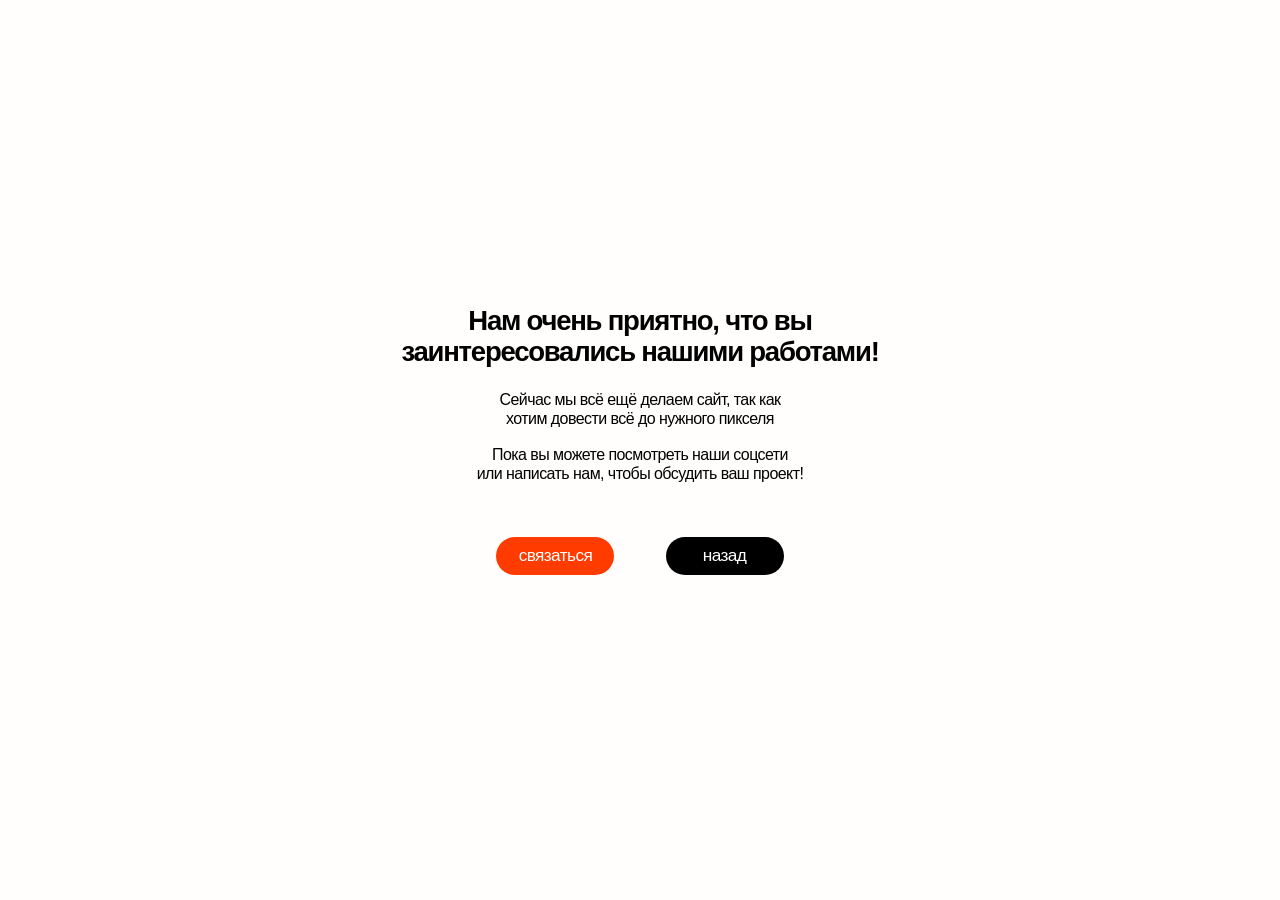
<file: soon.html>
<!doctype html>
<html lang="ru">
<head>
  <meta charset="utf-8">
  <meta name="viewport" content="width=device-width, initial-scale=1">
  <title>Скоро будет — SEP</title>
  <link rel="stylesheet" href="./css/style.css">
  <link rel="stylesheet" href="./css/soon.css">
</head>
<body class="soon-page">
  <main class="soon-main">
    <div class="soon-content">
      <h1>Нам очень приятно, что вы<br class="soon-desktop-break"> заинтересовались нашими работами!</h1>
      <p>Сейчас мы всё ещё делаем сайт, так как<br class="soon-desktop-break"> хотим довести всё до нужного пикселя</p>
      <p>Пока вы можете посмотреть наши соцсети<br class="soon-desktop-break"> или написать нам, чтобы обсудить ваш проект!</p>
      <div class="soon-actions">
        <a class="soon-button soon-button--primary" href="https://t.me/dashha_sep" target="_blank" rel="noopener noreferrer">связаться</a>
        <a class="soon-button soon-button--secondary" href="./index.html">назад</a>
      </div>
    </div>
  </main>
  <div class="custom-cursor" id="customCursor" aria-hidden="true"></div>
  <script src="./js/cursor-pages.js"></script>
</body>
</html>
</file>
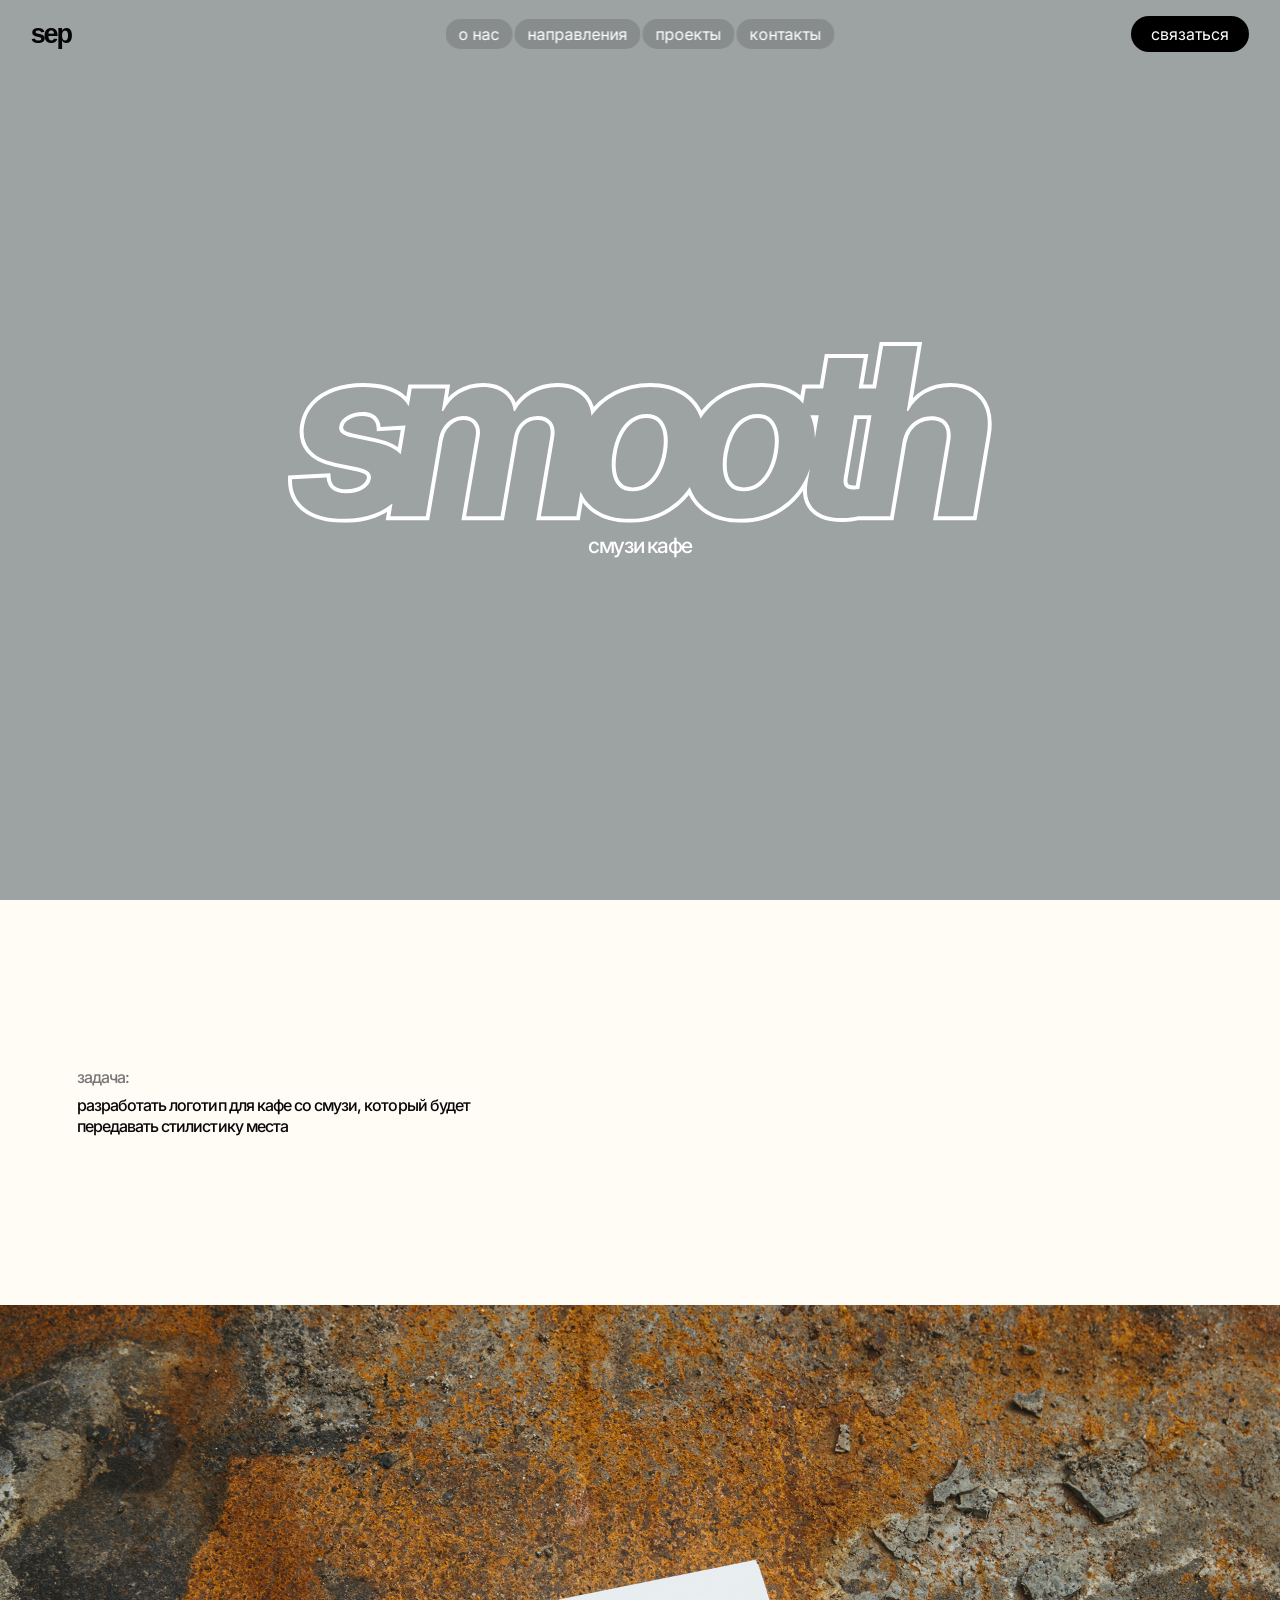
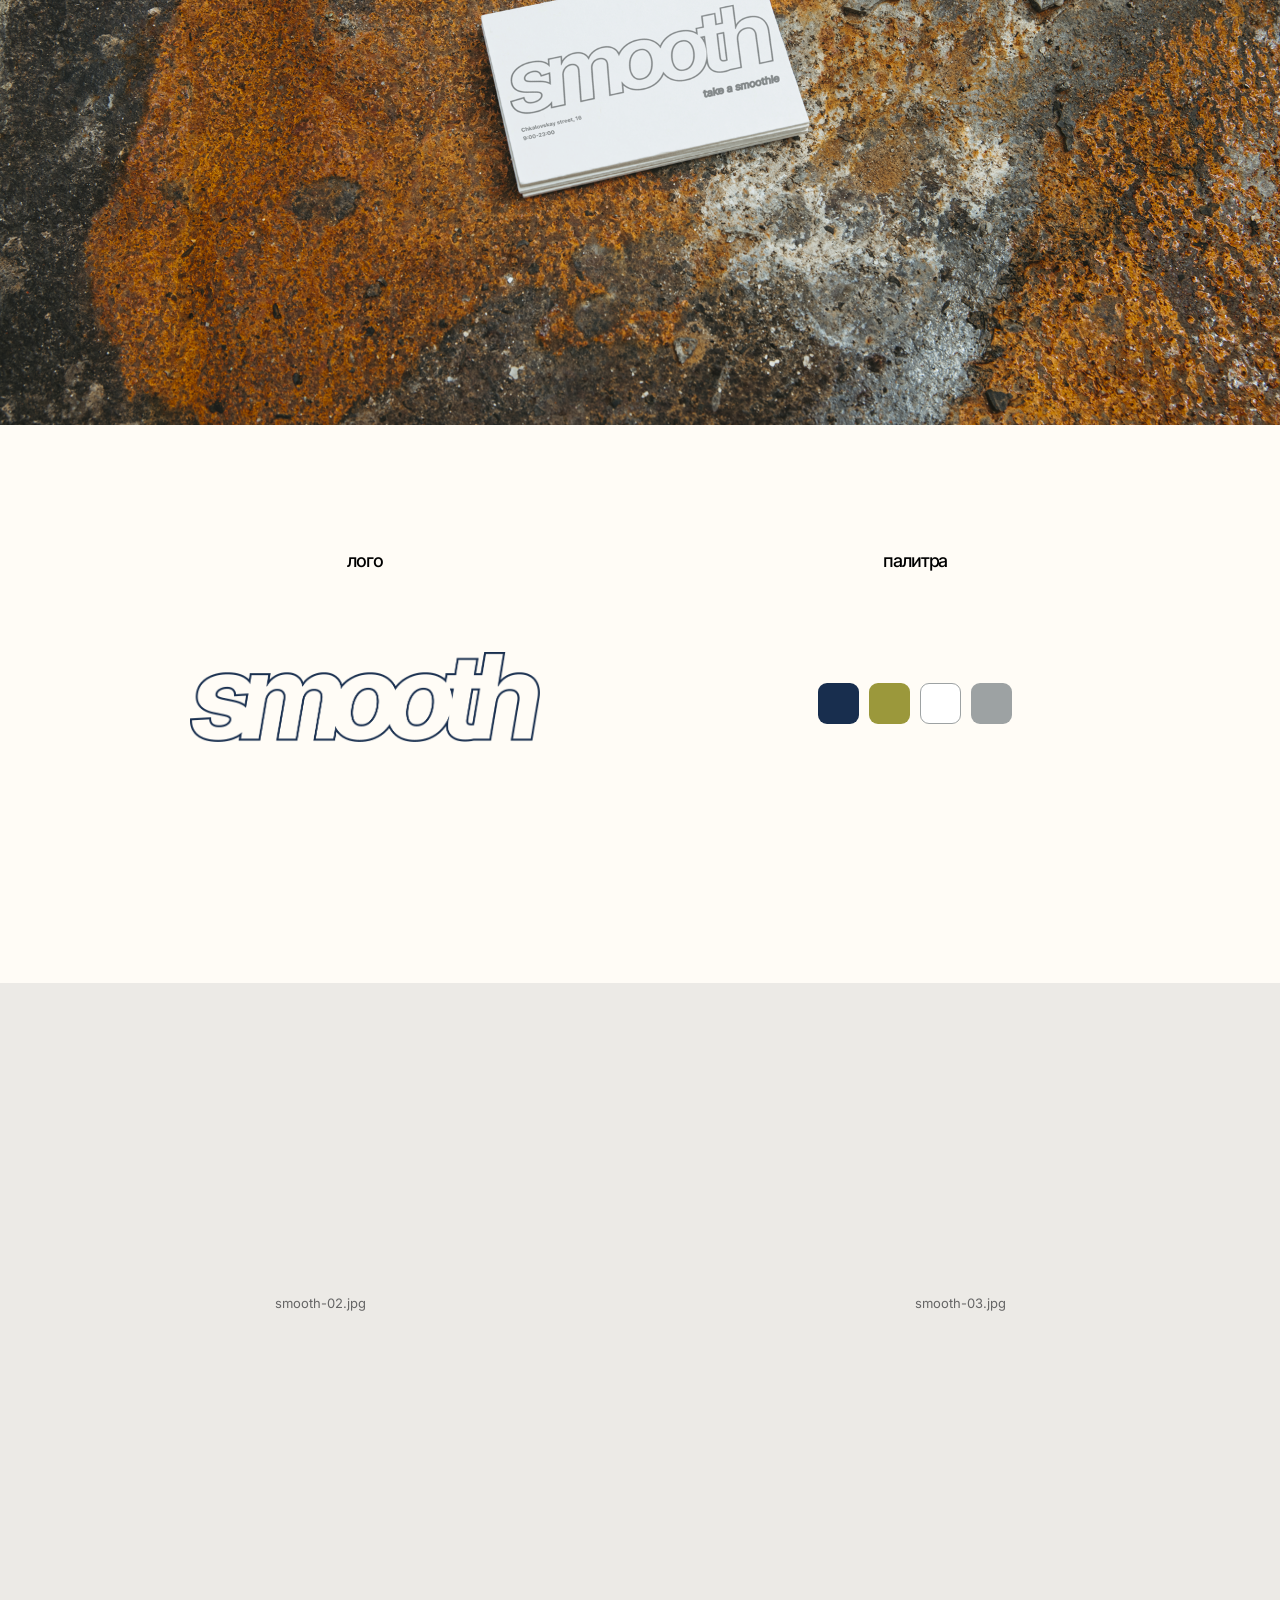
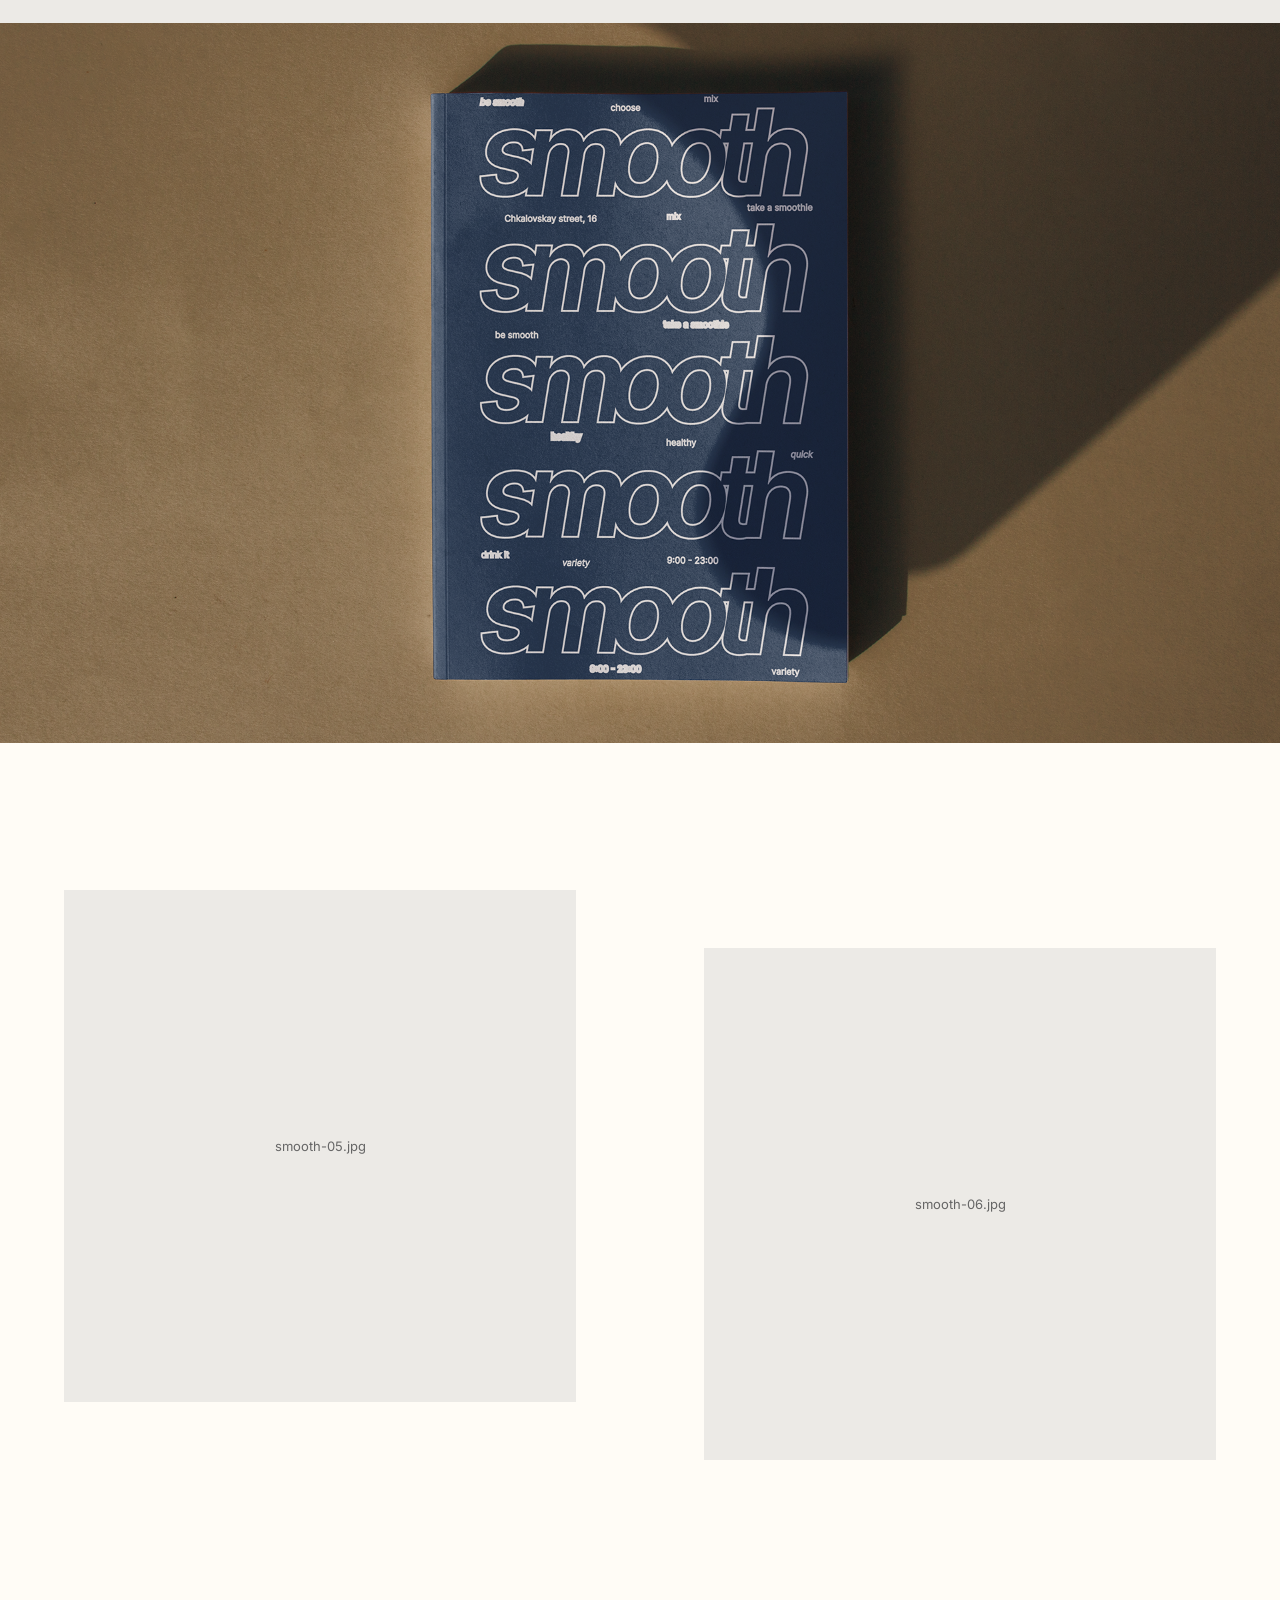
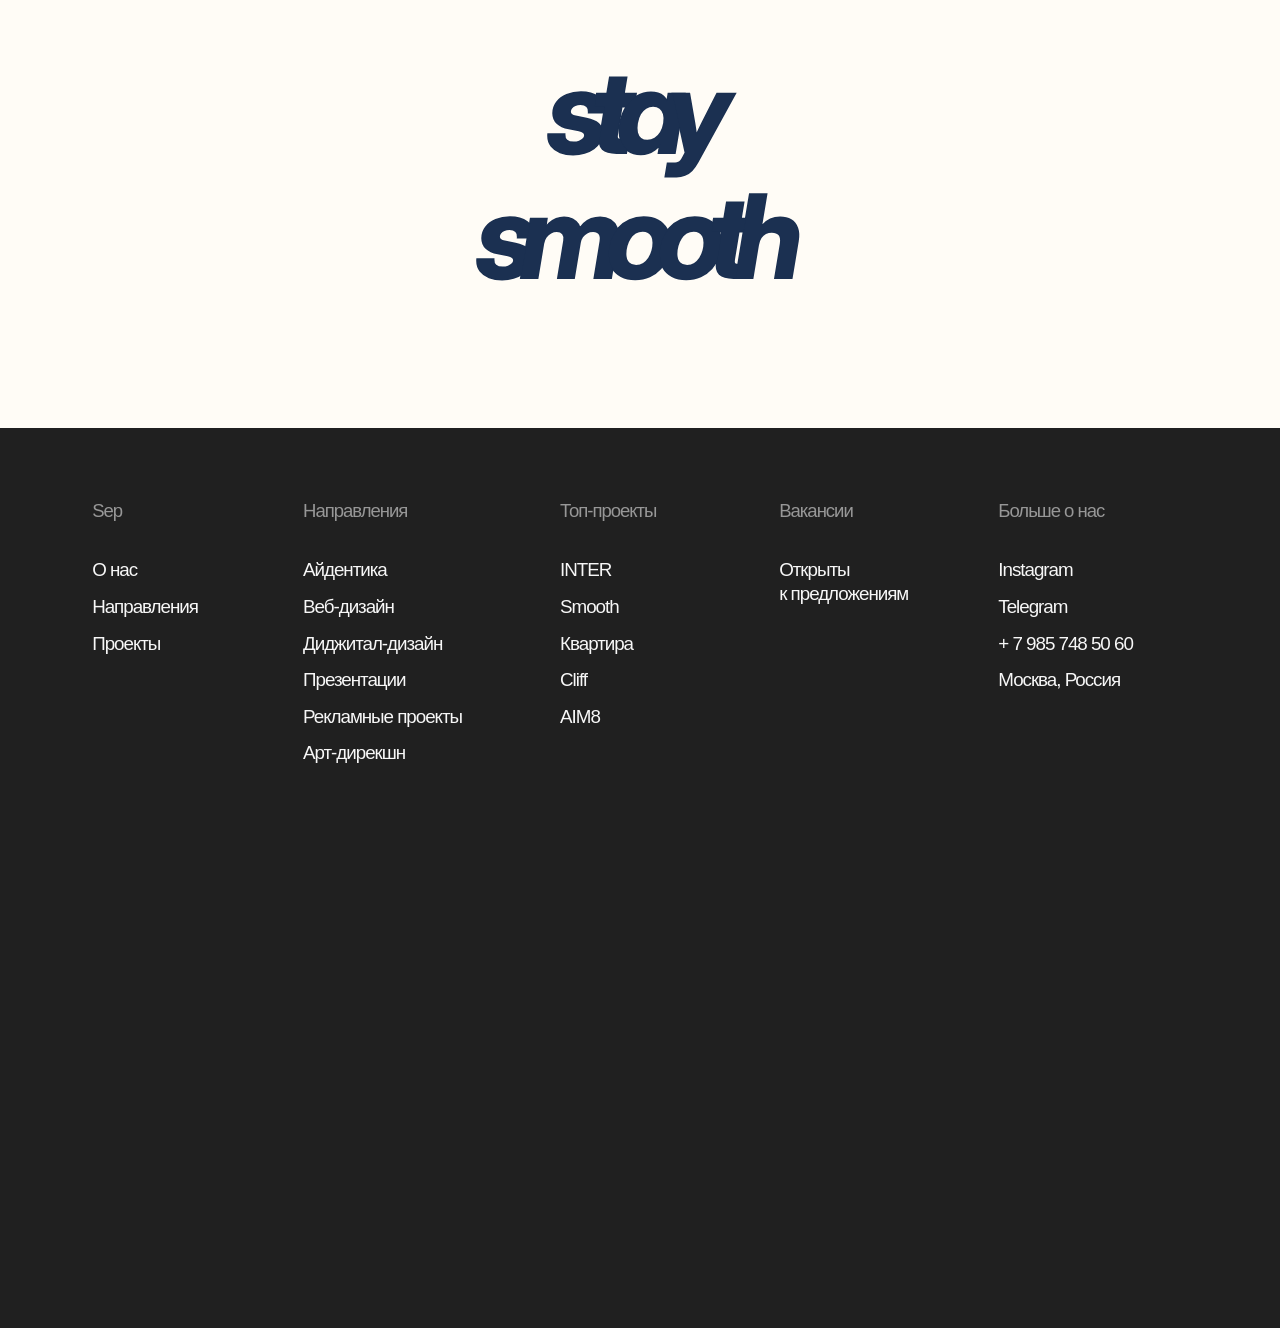
<file: projects/project-02.html>
<!doctype html>
<html lang="ru">
  <head>
    <meta charset="utf-8" />
    <meta name="viewport" content="width=device-width, initial-scale=1" />
    <title>SMOOTH — проект SEP</title>
    <link rel="stylesheet" href="../css/style.css" />
    <link rel="stylesheet" href="../css/smooth.css" />
  </head>
  <body class="smooth-page">
    <header class="header">
      <a class="logo" href="../index.html#home">sep</a>
      <nav class="nav" aria-label="Основное меню">
        <a href="../index.html#about">о нас</a>
        <a href="../index.html#services">направления</a>
        <a href="../index.html#projects">проекты</a>
        <a href="../index.html#footer">контакты</a>
      </nav>
      <a target="_blank" rel="noopener noreferrer" class="button" href="https://t.me/dashha_sep">связаться</a>
    </header>
    <main>
      <!-- Экран 1: цвета меняются резко, без переходов -->
      <section
        class="smooth-hero"
        id="smoothHero"
        data-theme="olive"
        aria-label="SMOOTH — смузи кафе"
      >
        <h1 class="smooth-hero-logo">
          <img
            class="smooth-logo smooth-logo--navy"
            src="../images/smooth/smooth.svg"
            alt="smooth"
          />
          <img
            class="smooth-logo smooth-logo--white"
            src="../images/smooth/smooth-1.svg"
            alt=""
            aria-hidden="true"
          />
        </h1>
        <p class="smooth-subtitle">смузи кафе</p>
      </section>

      <!-- Экран 2: задача -->
      <section class="smooth-task">
        <div class="smooth-task-copy">
          <span class="smooth-task-label">задача:</span>
          <p>
            разработать логотип для кафе со смузи, который будет передавать
            стилистику места
          </p>
        </div>
      </section>

      <!-- Экран 3: большое фото на всю ширину -->
      <figure class="smooth-photo smooth-photo--wide">
        <img
          src="../images/smooth/smooth-01.png"
          alt="Проект SMOOTH — фирменный стиль"
          loading="lazy"
        />
      </figure>

      <!-- Экран 4: лого и палитра -->
      <section class="smooth-identity" aria-label="Логотип и цветовая палитра">
        <div class="smooth-identity-column">
          <h2>лого</h2>
          <img
            class="smooth-identity-logo"
            src="../images/smooth/smooth-logo-navy.png"
            alt="Логотип SMOOTH"
          />
        </div>
        <div class="smooth-identity-column">
          <h2>палитра</h2>
          <div
            class="smooth-swatches"
            aria-label="Цвета: #182E4E, #9B983B, #FFFFFF, #9DA2A3"
          >
            <span
              class="smooth-swatch"
              style="background: #182e4e"
              title="#182E4E"
            ></span>
            <span
              class="smooth-swatch"
              style="background: #9b983b"
              title="#9B983B"
            ></span>
            <span
              class="smooth-swatch smooth-swatch--white"
              style="background: #ffffff"
              title="#FFFFFF"
            ></span>
            <span
              class="smooth-swatch"
              style="background: #9da2a3"
              title="#9DA2A3"
            ></span>
          </div>
        </div>
      </section>

      <!-- Далее фотографии, как прежде -->
      <section class="smooth-photo smooth-photo--split">
        <div class="smooth-placeholder" data-image="smooth-02.png">
          smooth-02.jpg
        </div>
        <div class="smooth-placeholder" data-image="smooth-03.png">
          smooth-03.jpg
        </div>
      </section>
      <figure class="smooth-photo smooth-photo--poster">
        <img
          src="../images/smooth/smooth-04.png"
          alt="Фирменные материалы SMOOTH"
          loading="lazy"
        />
      </figure>
      <section class="smooth-photo smooth-photo--drinks">
        <div class="smooth-placeholder" data-image="smooth-05.png">
          smooth-05.jpg
        </div>
        <div class="smooth-placeholder" data-image="smooth-06.png">
          smooth-06.jpg
        </div>
      </section>
      <section class="smooth-finale">
        <span class="smooth-wordmark">stay</span>
        <span class="smooth-wordmark">smooth</span>
      </section>
    </main>
    <footer class="site-footer" id="footer">
      <div class="footer-grid">
        <div class="footer-column">
          <h2 class="footer-heading">Sep</h2>
          <a href="../index.html#about">О нас</a>
          <a href="../index.html#services">Направления</a>
          <a href="../index.html#projects">Проекты</a>
        </div>
        <div class="footer-column">
          <h2 class="footer-heading">Направления</h2>
          <a href="../soon.html">Айдентика</a>
          <a href="../soon.html">Веб-дизайн</a>
          <a href="../soon.html">Диджитал-дизайн</a>
          <a href="../soon.html">Презентации</a>
          <a href="../soon.html">Рекламные проекты</a>
          <a href="../soon.html">Арт-дирекшн</a>
        </div>
        <div class="footer-column">
          <h2 class="footer-heading">Топ-проекты</h2>
          <a href="../soon.html">INTER</a>
          <a href="./project-02.html">Smooth</a>
          <a href="../soon.html">Квартира</a>
          <a href="../soon.html">Cliff</a>
          <a href="../soon.html">AIM8</a>
        </div>
        <div class="footer-column">
          <h2 class="footer-heading">Вакансии</h2>
          <span class="footer-static">Открыты<br />к предложениям</span>
        </div>
        <div class="footer-column">
          <h2 class="footer-heading">Больше о нас</h2>
          <a href="https://www.instagram.com/sep_agency?dmpr=OXowZW5kY2o0Mmd1&amp;utm_source=qr" target="_blank" rel="noopener noreferrer">Instagram</a>
          <a
            href="https://t.me/sep_agency"
            target="_blank"
            rel="noopener noreferrer"
            >Telegram</a
          >
          <span class="footer-static">+ 7 985 748 50 60</span>
          <span class="footer-static">Москва, Россия</span>
        </div>
      </div>
    </footer>
    <script>
      (function () {
        const hero = document.getElementById("smoothHero");
        const themes = ["olive", "navy", "grey", "white"];
        let i = 0;
        if (!window.matchMedia("(prefers-reduced-motion: reduce)").matches) {
          setInterval(() => {
            i = (i + 1) % themes.length;
            hero.dataset.theme = themes[i];
          }, 900);
        }
        document.querySelectorAll("[data-image]").forEach((el) => {
          const img = new Image();
          img.src = "../images/smooth/" + el.dataset.image;
          img.alt = "Фотография проекта SMOOTH";
          img.loading = "lazy";
          img.onload = () => {
            el.replaceWith(img);
          };
        });
      })();
    </script>

    <!-- Фирменный курсор SEP: оранжевый, фиолетовый над кнопками -->
    <div class="smooth-cursor" id="smoothCursor" aria-hidden="true"></div>
    <script>
      (() => {
        const cursor = document.getElementById("smoothCursor");
        if (!cursor || !window.matchMedia("(pointer: fine)").matches) return;

        const isPurpleTarget = (target) => {
          const interactive = target.closest("a, button, [role='button']");
          if (!interactive) return false;
          if (interactive.matches(".button, .nav-contact, .contact-button, .cta-button, .orange-button, [data-cursor-purple]")) return true;
          const bg = getComputedStyle(interactive).backgroundColor;
          const values = bg.match(/[\d.]+/g)?.map(Number);
          // Для прочих кнопок: фиолетовый, когда фон явно оранжевый.
          return !!values && values.length >= 3 && values[0] > 190 && values[1] < 170 && values[2] < 120;
        };

        document.addEventListener("pointermove", (event) => {
          if (event.pointerType !== "mouse" && event.pointerType !== "pen") return;
          cursor.style.left = `${event.clientX}px`;
          cursor.style.top = `${event.clientY}px`;
          cursor.classList.add("is-visible");
          cursor.classList.toggle("is-purple", isPurpleTarget(event.target));
        }, { passive: true });

        document.addEventListener("pointerout", (event) => {
          if (!event.relatedTarget) cursor.classList.remove("is-visible");
        });
        window.addEventListener("blur", () => cursor.classList.remove("is-visible"));
      })();
    </script>
  </body>
</html>
</file>
<file: css/style.css>
@font-face {
  font-family: "Exposure";
  src: url("../fonts/exposurectwo.ttf") format("truetype");
  font-display: swap;
}
:root {
  --bg: #fffefc;
  --orange: #ff3b00;
  --black: #000;
  --gray: #777;
}
* {
  box-sizing: border-box;
}
html {
  scroll-behavior: smooth;
}
body {
  margin: 0;
  background: var(--bg);
  font-family: Arial, sans-serif;
}
.hero {
  position: relative;
  height: 100svh;
  min-height: 540px;
  overflow: hidden;
  background: var(--bg);
}
#gallery {
  position: absolute;
  inset: 0;
  z-index: 1;
}
#gallery canvas {
  display: block;
}
.header {
  position: absolute;
  top: 16px;
  left: 2.4%;
  right: 2.4%;
  z-index: 5;
  display: flex;
  justify-content: space-between;
  align-items: center;
}
.logo {
  font-family: "Exposure", Arial, sans-serif;
  color: var(--black);
  text-decoration: none;
  font-size: 27px;
  font-weight: 900;
  letter-spacing: -0.08em;
}
.nav {
  display: flex;
  gap: 2px;
  position: absolute;
  left: 50%;
  transform: translateX(-50%);
  white-space: nowrap;
}
.nav a {
  background: var(--gray);
  color: #fff;
  border-radius: 24px;
  padding: 7px 13px;
  text-decoration: none;
  font-size: 16px;
  line-height: 1;
}
.nav a:hover {
  background: #333;
}
.button {
  display: inline-flex;
  justify-content: center;
  align-items: center;
  background: var(--black);
  color: #fff;
  border-radius: 30px;
  padding: 10px 20px;
  text-decoration: none;
  font-size: 16px;
  line-height: 1;
  white-space: nowrap;
}
.button:hover {
  background: var(--orange);
}
.hero-word {
  position: absolute;
  z-index: 2;
  top: 52%;
  transform: translateY(-50%);
  margin: 0;
  color: var(--orange);
  font-family: "Exposure", Arial, sans-serif;
  font-weight: 900;
  font-size: clamp(48px, 5.7vw, 100px);
  line-height: 1;
  letter-spacing: -0.045em;
  pointer-events: none;
}
.hero-word--left {
  left: 2.4%;
}
.hero-word--right {
  right: 2.4%;
}
.hero-cta {
  position: absolute;
  z-index: 5;
  left: 50%;
  bottom: 16%;
  transform: translateX(-50%);
}
@media (max-width: 800px) {
  .nav {
    display: none;
  }
  .hero-word {
    font-size: clamp(38px, 9vw, 70px);
  }
  .hero-word--left {
    top: 27%;
    left: 5%;
  }
  .hero-word--right {
    top: 72%;
    right: 5%;
  }
  .hero-cta {
    bottom: 7%;
  }
}
/* Крупная кнопка по центру */
.hero-cta .button {
  font-size: 22px;
  padding: 17px 34px;
}
/* Эффекты кнопок */
.button,
.nav a {
  transition:
    transform 0.18s ease,
    background-color 0.2s ease;
}
.button:hover,
.nav a:hover {
  transform: scale(1.03);
}
.button:active,
.nav a:active {
  transform: scale(0.94);
}
/* Оранжевый курсор (только устройства с мышью) */
@media (pointer: fine) {
  body,
  body *,
  #gallery,
  #gallery canvas {
    cursor: none !important;
  }
  .custom-cursor {
    position: fixed;
    top: 0;
    left: 0;
    width: 18px;
    height: 18px;
    border-radius: 50%;
    background: var(--orange);
    pointer-events: none;
    z-index: 99999;
    transform: translate(-50%, -50%);
    opacity: 0;
    transition:
      width 0.18s,
      height 0.18s,
      opacity 0.18s;
  }
  .custom-cursor.hover {
    width: 30px;
    height: 30px;
  }
  .custom-cursor.click {
    width: 12px;
    height: 12px;
  }
}

/* ВТОРОЙ ЭКРАН — статичный, без анимации печати */
.about {
  position: relative;
  min-height: 89svh;
  background: var(--bg);
  overflow: hidden;
}
.about-heading {
  position: absolute;
  top: 8%;
  left: 50%;
  transform: translateX(-50%);
  margin: 0;
  font-family: "Exposure", Arial, sans-serif;
  font-weight: 900;
  font-size: clamp(36px, 4.1vw, 64px);
  line-height: 1.15;
  letter-spacing: -0.055em;
  white-space: nowrap;
}
.about-tag {
  position: absolute;
  display: inline-block;
  background: #ff987d;
  color: white;
  border-radius: 999px;
  padding: 4px 14px;
  font:
    500 clamp(12px, 1.25vw, 17px)/1 Arial,
    sans-serif;
  white-space: nowrap;
}
.about-tag--moscow {
  top: 21%;
  left: 11%;
}
.about-tag--year {
  top: 20%;
  right: 19%;
}
.about-tag--available {
  top: 49%;
  left: 20%;
}
.about-tag--world {
  top: 56%;
  right: 11%;
}
.about-copy {
  position: absolute;
  top: 27%;
  left: 50%;
  width: min(42vw, 520px);
  transform: translateX(-50%);
  text-align: center;
  font-family: Inter, Arial, sans-serif;
  font-weight: 600;
  letter-spacing: -0.04em;
}
.about-text {
  margin: 0 auto;
  font-size: clamp(19px, 2vw, 29px);
  line-height: 1.15;
}
.about-text--secondary {
  margin-top: 28px;
  color: #929292;
}
@media (max-width: 800px) {
  .about {
    min-height: 680px;
  }
  .about-heading {
    top: 12%;
    font-size: clamp(34px, 9vw, 52px);
  }
  .about-copy {
    top: 34%;
    width: 90%;
  }
  .about-text {
    font-size: clamp(18px, 4.8vw, 26px);
  }
  .about-tag--moscow {
    top: 23%;
    left: 5%;
  }
  .about-tag--year {
    top: 23%;
    right: 5%;
  }
  .about-tag--available {
    top: 73%;
    left: 7%;
  }
  .about-tag--world {
    top: 82%;
    right: 6%;
  }
}

/* Небольшой безопасный отступ для выступающих букв Exposure */
.hero-word--left {
  left: 12px;
  padding-left: 2px;
}

/* ТРЕТИЙ ЭКРАН — направления */
.services {
  min-height: 93svh;
  padding: clamp(40px, 6vh, 80px) 20px;
  display: flex;
  justify-content: center;
  align-items: center;
  background: var(--bg);
}
.services-list {
  width: 100%;
  display: flex;
  flex-direction: column;
  align-items: center;
  gap: clamp(18px, 3.5vh, 40px);
}
.service-item {
  display: block;
  width: fit-content;
  max-width: 100%;
  color: #7b7b7b;
  text-decoration: none;
  text-align: center;
  font-family: "Exposure", Arial, sans-serif;
  font-size: clamp(37px, 5.5vw, 92px);
  font-weight: 900;
  letter-spacing: -0.045em;
  line-height: 1.13;
  padding: 0.09em 0.12em 0.16em;
  transform: scale(1);
  transform-origin: center;
  transition:
    color 0.38s ease,
    transform 0.48s cubic-bezier(0.2, 0.8, 0.2, 1);
  will-change: transform;
}
.service-item:hover,
.service-item:focus-visible {
  color: #000;
  transform: scale(1.09);
}
.service-item:focus-visible {
  outline: 2px solid var(--orange);
  outline-offset: 7px;
  border-radius: 8px;
}
.service-item:active {
  transform: scale(1.035);
}

/* Курсор-плашка при наведении на категорию */
@media (pointer: fine) {
  .custom-cursor::after {
    content: "смотреть";
    position: absolute;
    inset: 0;
    display: flex;
    align-items: center;
    justify-content: center;
    color: white;
    font:
      500 17px/1 Arial,
      sans-serif;
    opacity: 0;
    transition: opacity 0.18s ease;
  }
  .custom-cursor.is-service,
  .custom-cursor.is-service.click {
    width: 138px;
    height: 33px;
    border-radius: 999px;
    background: rgba(255, 105, 70, 0.78);
    backdrop-filter: blur(3px);
    -webkit-backdrop-filter: blur(3px);
  }
  .custom-cursor.is-service::after {
    opacity: 1;
  }
  .custom-cursor {
    transition:
      width 0.24s ease,
      height 0.24s ease,
      opacity 0.18s ease,
      background-color 0.24s ease;
  }
}
@media (max-width: 800px) {
  .services {
    padding: 72px 12px;
  }
  .services-list {
    gap: clamp(22px, 4vh, 42px);
  }
  .service-item {
    font-size: clamp(32px, 7.8vw, 66px);
  }
}
@media (prefers-reduced-motion: reduce) {
  .service-item,
  .custom-cursor {
    transition-duration: 0.01ms !important;
  }
}

/* ЧЕТВЁРТЫЙ ЭКРАН — проекты */
.projects {
  min-height: 100svh;
  padding: clamp(38px, 6vh, 65px) 0 50px;
  overflow: hidden;
  background: var(--bg);
}
.projects-heading {
  margin: 0 0 clamp(45px, 7vh, 80px);
  text-align: center;
  font:
    900 clamp(40px, 4.4vw, 70px)/1.2 "Exposure",
    Arial,
    sans-serif;
  letter-spacing: -0.05em;
}
.projects-viewport {
  position: relative;
  width: 100%;
  overflow: hidden;
}
.projects-track {
  display: flex;
  align-items: stretch;
  gap: clamp(28px, 6.25vw, 100px);
  padding: 0;
  transform: translateX(0);
  transition: transform 0.75s cubic-bezier(0.22, 1, 0.36, 1);
  will-change: transform;
}
.project-card {
  flex: 0 0 min(58vw, 900px);
  display: block;
  min-width: 0;
  text-decoration: none;
  color: inherit;
  outline-offset: 6px;
}
.project-media {
  position: relative;
  display: block;
  width: 100%;
  aspect-ratio: 1.62;
  overflow: hidden;
  border-radius: 8px;
  background: linear-gradient(125deg, #777, #c9bfb2 40%, #383838);
}
.project-media img {
  width: 100%;
  height: 100%;
  display: block;
  object-fit: cover;
  transition:
    filter 0.65s ease,
    transform 0.7s ease;
}
.project-card.is-side .project-media img {
  filter: blur(8px) brightness(0.87);
  transform: scale(1.04);
}
.project-card.is-side .project-media {
  filter: none;
}
.project-card:not(.is-side):hover .project-media img {
  transform: scale(1.025);
}
.project-card:focus-visible .project-media {
  outline: 3px solid var(--orange);
}
.project-caption {
  display: flex;
  justify-content: space-between;
  gap: 15px;
  padding-top: 18px;
  font:
    500 clamp(13px, 1.2vw, 18px)/1.2 Arial,
    sans-serif;
  color: #7c7c7c;
}
.projects-arrow {
  position: absolute;
  z-index: 3;
  top: 0;
  height: calc(100% - 43px);
  width: clamp(70px, 14vw, 210px);
  display: flex;
  align-items: center;
  justify-content: center;
  background: transparent;
  border: 0;
  color: #fff;
  font-family: "Exposure", Arial, sans-serif;
  font-size: clamp(60px, 6vw, 95px);
  font-weight: 400;
  letter-spacing: -0.12em;
  text-shadow: 0 1px 6px #5558;
  transition:
    color 0.25s ease,
    transform 0.2s ease;
}
.projects-arrow:hover,
.projects-arrow:focus-visible {
  color: var(--orange);
}
.projects-arrow span {
  pointer-events: none;
  line-height: 1;
  transform: translateY(-4px);
}
.projects-arrow:active span {
  transform: translateY(-4px) scale(0.88);
}
.projects-arrow--prev {
  left: 0;
}
.projects-arrow--next {
  right: 0;
}
.projects-arrow:focus-visible {
  outline: 3px solid var(--orange);
  outline-offset: -4px;
}
.projects-status {
  text-align: center;
  font:
    12px Arial,
    sans-serif;
  color: #888;
  margin: 14px 0 0;
}

@media (max-width: 800px) {
  .projects {
    min-height: 70svh;
    padding-top: 65px;
  }
  .projects-heading {
    margin-bottom: 35px;
  }
  .project-card {
    flex-basis: 80vw;
  }
  .projects-track {
    gap: 18px;
  }
  .projects-arrow {
    width: 12vw;
    height: calc(100% - 35px);
    font-size: 55px;
  }
  .project-caption {
    padding-top: 12px;
  }
}
@media (prefers-reduced-motion: reduce) {
  .projects-track,
  .project-media img {
    transition-duration: 0.01ms;
  }
}

/* Для карточек без загруженного изображения размытие действует и на фон */
.project-card.is-side .project-media {
  filter: blur(5px) brightness(0.9);
  transition: filter 0.65s ease;
}
.project-card .project-media {
  transition: filter 0.65s ease;
}
@media (pointer: coarse) {
  .projects-arrow {
    cursor: pointer;
  }
}

/* ПЯТЫЙ ЭКРАН — оранжевый манифест */
.manifest {
  min-height: 100svh;
  background: #f45b2d;
  color: #fff;
  display: flex;
  justify-content: space-between;
  align-items: center;
  gap: 6vw;
  padding: 7vw 3.7vw;
}
.manifest-copy {
  margin: 0;
  font:
    900 clamp(34px, 4.15vw, 79px)/0.96 "Exposure",
    Arial,
    sans-serif;
  letter-spacing: -0.045em;
}
.manifest-copy--right {
  text-align: right;
}
@media (max-width: 750px) {
  .manifest {
    min-height: 75svh;
    padding: 65px 6vw;
    gap: 65px;
    flex-direction: column;
    justify-content: center;
    align-items: stretch;
  }
  .manifest-copy {
    font-size: clamp(30px, 7vw, 52px);
  }
}

/* ШЕСТОЙ ЭКРАН — награды */
.awards {
  min-height: 100svh;
  position: relative;
  background: var(--bg);
  padding: clamp(45px, 7vh, 78px) 0 clamp(110px, 16vh, 180px);
  overflow: hidden;
}
.awards-heading {
  margin: 0 0 clamp(125px, 20vh, 220px);
  text-align: center;
  font:
    900 clamp(40px, 4.4vw, 70px)/1.2 "Exposure",
    Arial,
    sans-serif;
  letter-spacing: -0.05em;
}
.awards-list {
  position: relative;
  z-index: 1;
}
.award-row {
  position: relative;
  display: grid;
  grid-template-columns: 32% 33% 17% 18%;
  align-items: center;
  min-height: clamp(66px, 8.6vh, 96px);
  padding: 0 clamp(20px, 1.7vw, 34px);
  text-decoration: none;
  color: #101010;
  font:
    400 clamp(15px, 1.35vw, 23px)/1.15 Arial,
    sans-serif;
  transition: background-color 0.4s ease;
}
.award-row:hover,
.award-row:focus-visible,
.award-row.is-active {
  background: #ebebeb;
}
.award-row:focus-visible {
  outline: 2px solid var(--orange);
  outline-offset: -2px;
}
.award-cell {
  min-width: 0;
}
.awards-preview {
  position: absolute;
  z-index: 3;
  left: 12%;
  top: 29%;
  width: clamp(180px, 19vw, 320px);
  aspect-ratio: 1.4;
  border-radius: 12px;
  background: #161616;
  pointer-events: none;
  opacity: 0;
  transform: translateY(12px) scale(0.97);
  transition:
    opacity 0.34s ease,
    transform 0.45s cubic-bezier(0.22, 1, 0.36, 1);
  overflow: visible;
}
.awards-preview.is-visible {
  opacity: 1;
  transform: translateY(0) scale(1);
}
.awards-preview img {
  display: block;
  width: 100%;
  height: 100%;
  object-fit: cover;
  border-radius: 12px;
}
.awards-preview-fallback {
  position: absolute;
  inset: 0;
  display: none;
  align-items: center;
  justify-content: center;
  color: white;
  font:
    900 40px "Exposure",
    Arial,
    sans-serif;
}
.awards-preview.is-fallback .awards-preview-fallback {
  display: flex;
}
.awards-preview.is-fallback img {
  visibility: hidden;
}
@media (max-width: 750px) {
  .awards {
    min-height: 70svh;
    padding-bottom: 90px;
  }
  .awards-heading {
    margin-bottom: 90px;
  }
  .award-row {
    grid-template-columns: 25% 40% 17% 18%;
    padding: 0 12px;
    gap: 5px;
    font-size: clamp(11px, 2.5vw, 15px);
    min-height: 72px;
  }
  .awards-preview {
    width: 40vw;
    left: 8%;
    top: 23%;
  }
}
@media (prefers-reduced-motion: reduce) {
  .award-row,
  .awards-preview {
    transition-duration: 0.01ms !important;
  }
}

/* СЕДЬМОЙ ЭКРАН — медленная бегущая типографика */
.contact-screen {
  position: relative;
  isolation: isolate;
  display: flex;
  align-items: center;
  justify-content: center;
  height: 100svh;
  min-height: 500px;
  overflow: hidden;
  background: var(--bg);
}
.contact-marquee {
  position: absolute;
  inset: 0;
  display: flex;
  align-items: center;
  overflow: hidden;
  pointer-events: none;
  z-index: 0;
}
.contact-marquee-track {
  display: flex;
  align-items: center;
  width: max-content;
  white-space: nowrap;
  animation: sep-contact-scroll 46s linear infinite;
  will-change: transform;
  filter: blur(clamp(2px, 0.32vw, 5px));
  opacity: 0.68;
}
.contact-marquee-track span {
  flex: none;
  font:
    900 clamp(135px, 21vw, 410px)/1 "Exposure",
    Arial,
    sans-serif;
  letter-spacing: -0.055em;
  color: #b6b6b6;
}
@keyframes sep-contact-scroll {
  from {
    transform: translateX(0);
  }
  to {
    transform: translateX(-50%);
  }
}
/* Зернистость обрезается по буквам, фон экрана остаётся чистым. */
.contact-marquee-track span {
  position: relative;
}
.contact-marquee-track span::after {
  content: attr(data-text);
  position: absolute;
  inset: 0;
  color: transparent;
  background-image: url("data:image/svg+xml,%3Csvg viewBox='0 0 180 180' xmlns='http://www.w3.org/2000/svg'%3E%3Cfilter id='n'%3E%3CfeTurbulence type='fractalNoise' baseFrequency='.83' numOctaves='3' stitchTiles='stitch'/%3E%3C/filter%3E%3Crect width='100%25' height='100%25' filter='url(%23n)' opacity='.5'/%3E%3C/svg%3E");
  background-clip: text;
  -webkit-background-clip: text;
  opacity: 0.36;
}
.contact-main-button {
  position: relative;
  z-index: 3;
  display: inline-flex;
  justify-content: center;
  align-items: center;
  min-width: clamp(195px, 17vw, 285px);
  padding: clamp(17px, 1.6vw, 25px) clamp(30px, 2.4vw, 48px);
  border-radius: 999px;
  background: rgba(255, 81, 34, 0.75);
  color: #fff;
  text-decoration: none;
  font:
    500 clamp(23px, 2vw, 37px)/1 Arial,
    sans-serif;
  letter-spacing: -0.045em;
  transform: scale(1);
  transition:
    background-color 0.42s ease,
    transform 0.5s cubic-bezier(0.22, 1, 0.36, 1),
    box-shadow 0.4s ease;
}
.contact-main-button:hover,
.contact-main-button:focus-visible {
  background: rgba(255, 73, 25, 1);
  transform: scale(0.91);
}
.contact-main-button:active {
  transform: scale(0.86);
}
.contact-main-button:focus-visible {
  outline: 2px solid #6d25ff;
  outline-offset: 5px;
}
@media (pointer: fine) {
  .custom-cursor.is-purple,
  .custom-cursor.is-purple.click {
    width: 19px;
    height: 19px;
    background: #7027ff;
    border-radius: 50%;
    backdrop-filter: none;
    -webkit-backdrop-filter: none;
  }
  .custom-cursor.is-purple::after {
    opacity: 0;
  }
}

/* ВОСЬМОЙ ЭКРАН — подвал */
.site-footer {
  background: #202020;
  color: #fff;
  min-height: 100svh;
  padding: clamp(62px, 8vh, 100px) clamp(28px, 7.2vw, 140px) 80px;
}
.footer-grid {
  display: grid;
  grid-template-columns: 1fr 1.28fr 1.05fr 1.05fr 1.15fr;
  gap: clamp(20px, 3.6vw, 70px);
  align-items: start;
}
.footer-column {
  display: flex;
  flex-direction: column;
  align-items: flex-start;
  min-width: 0;
}
.footer-heading {
  margin: 0 0 clamp(32px, 4vh, 48px);
  color: #979797;
  font:
    400 clamp(17px, 1.45vw, 25px)/1.2 Arial,
    sans-serif;
  letter-spacing: -0.055em;
}
.footer-column a,
.footer-static {
  display: inline-block;
  width: fit-content;
  max-width: 100%;
  margin: 0 0 clamp(13px, 1.45vh, 20px);
  color: #f7f7f7;
  font:
    400 clamp(16px, 1.47vw, 26px)/1.25 Arial,
    sans-serif;
  letter-spacing: -0.055em;
  text-decoration: none;
  text-underline-offset: 5px;
  overflow-wrap: break-word;
}
.footer-column a:hover,
.footer-column a:focus-visible {
  text-decoration: underline;
}
.footer-column a:focus-visible {
  outline: 1px solid #f7f7f7;
  outline-offset: 4px;
}
.footer-soon {
  cursor: default;
}
@media (max-width: 950px) {
  .footer-grid {
    grid-template-columns: repeat(3, minmax(0, 1fr));
    row-gap: 65px;
  }
  .site-footer {
    min-height: 75svh;
  }
}
@media (max-width: 580px) {
  .footer-grid {
    grid-template-columns: repeat(2, minmax(0, 1fr));
    gap: 44px 20px;
  }
  .footer-column:last-child {
    grid-column: 1/-1;
  }
  .footer-heading {
    margin-bottom: 20px;
  }
  .footer-column a,
  .footer-static {
    font-size: 16px;
  }
  .contact-screen {
    min-height: 430px;
    height: 75svh;
  }
  .contact-marquee-track span {
    font-size: 190px;
  }
}
@media (prefers-reduced-motion: reduce) {
  .contact-marquee-track {
    animation: none;
  }
  .contact-main-button {
    transition-duration: 0.01ms;
  }
}

/* Коррекции курсора: фиолетовый над оранжевыми кнопками */
@media (pointer: fine) {
  .custom-cursor.is-purple,
  .custom-cursor.is-purple.click,
  .custom-cursor.is-purple.hover {
    width: 19px;
    height: 19px;
    background: #7027ff;
    border-radius: 50%;
  }
  .custom-cursor.is-purple::after {
    opacity: 0;
  }
}

/* ИСПРАВЛЕНИЯ: закрепляем только кнопки меню, без фоновой панели. */
.header {
  position: fixed;
  top: 16px;
  left: 2.4%;
  right: 2.4%;
  z-index: 1000;
  pointer-events: none;
}
.header .logo,
.header .nav,
.header .nav a,
.header > .button {
  pointer-events: auto;
}
/* Якорные ссылки не прячут заголовки под фиксированными кнопками. */
#about,
#services,
#projects,
#awards,
#contacts,
#footer {
  scroll-margin-top: 75px;
}

/* Возвращаем воздух между направлениями и проектами, проектами и манифестом. */
.services {
  min-height: 88svh;
}
.projects {
  min-height: auto;
  padding-top: clamp(125px, 16vh, 190px);
  padding-bottom: clamp(135px, 18vh, 215px);
}
/* Награды: больше пространства перед заголовком, меньше пустоты снизу. */
.awards {
  min-height: 78svh;
  padding-top: clamp(115px, 15vh, 180px);
  padding-bottom: clamp(60px, 8vh, 100px);
}
.awards-heading {
  margin-bottom: clamp(90px, 14vh, 155px);
}
@media (max-width: 800px) {
  .header {
    left: 4%;
    right: 4%;
    top: 12px;
  }
  .services {
    min-height: 80svh;
  }
  .projects {
    padding-top: 100px;
    padding-bottom: 110px;
  }
  .awards {
    min-height: unset;
    padding-top: 100px;
    padding-bottom: 70px;
  }
  .awards-heading {
    margin-bottom: 85px;
  }
}

/* Небольшая прозрачность только у четырёх пунктов закреплённого меню. */
.header .nav a {
  opacity: 0.78;
  transition:
    opacity 0.3s ease,
    background-color 0.2s ease,
    transform 0.18s ease;
}
.header .nav a:hover,
.header .nav a:focus-visible {
  opacity: 1;
}

/* Лёгкое, асинхронное покачивание оранжевых плашек второго экрана. */
.about-tag {
  will-change: transform;
  animation: about-tag-drift 6.8s ease-in-out infinite alternate;
}
.about-tag--moscow {
  animation-duration: 7.2s;
  animation-delay: -1.2s;
}
.about-tag--year {
  animation-duration: 6.4s;
  animation-delay: -3.1s;
  animation-direction: alternate-reverse;
}
.about-tag--available {
  animation-duration: 8.1s;
  animation-delay: -2.4s;
}
.about-tag--world {
  animation-duration: 7.5s;
  animation-delay: -4.2s;
  animation-direction: alternate-reverse;
}
@keyframes about-tag-drift {
  0% {
    transform: translate3d(-5px, 3px, 0) rotate(-1deg);
  }
  50% {
    transform: translate3d(4px, -5px, 0) rotate(0.6deg);
  }
  100% {
    transform: translate3d(8px, 4px, 0) rotate(1deg);
  }
}
@media (prefers-reduced-motion: reduce) {
  .about-tag {
    animation: none;
    will-change: auto;
  }
}

/* Актуальный вид закреплённого меню */
.header .nav a {
  opacity: 1;
  background: rgba(100, 100, 100, 0.35);
  color: #fff;
  backdrop-filter: blur(12px);
  -webkit-backdrop-filter: blur(12px);
  transition:
    background-color 0.35s ease,
    color 0.35s ease,
    transform 0.18s ease;
}
.header .nav a:hover,
.header .nav a:focus-visible {
  background: #000;
  color: #fff;
}
/* Прелоадер — всегда над 3D и верхним меню до готового кадра */
html.is-loading,
html.is-loading body {
  overflow: hidden;
}
.sep-preloader {
  position: fixed;
  inset: 0;
  z-index: 2147483600;
  display: flex;
  flex-direction: column;
  align-items: center;
  justify-content: center;
  background: var(--orange);
  color: var(--bg);
  opacity: 1;
  visibility: visible;
  transition:
    opacity 0.55s ease,
    visibility 0.55s ease;
}
.sep-preloader.is-done {
  opacity: 0;
  visibility: hidden;
  pointer-events: none;
}
.sep-preloader-inner {
  width: min(420px, 75vw);
  display: flex;
  flex-direction: column;
  gap: 15px;
}
.sep-preloader-track {
  height: 3px;
  width: 100%;
  background: rgba(255, 254, 252, 0.34);
  overflow: hidden;
  border-radius: 99px;
}
.sep-preloader-bar {
  width: 0;
  height: 100%;
  background: var(--bg);
  transform-origin: left;
  transition: width 0.18s ease;
}
.sep-preloader-status {
  font:
    500 clamp(17px, 2vw, 25px)/1 Arial,
    sans-serif;
  text-align: right;
  font-variant-numeric: tabular-nums;
}
.sep-preloader-message {
  font:
    500 14px/1.5 Arial,
    sans-serif;
  text-align: center;
  max-width: 450px;
  margin: 22px 24px 0;
}
.sep-preloader-retry {
  background: var(--bg);
  border: 0;
  border-radius: 999px;
  padding: 10px 20px;
  color: var(--orange);
  font:
    500 15px Arial,
    sans-serif;
  cursor: pointer;
  margin-top: 15px;
}
@media (prefers-reduced-motion: reduce) {
  .sep-preloader,
  .sep-preloader-bar {
    transition: none !important;
  }
}

/* Fullscreen loader appears only on the first successful visit in this tab.
   Later page navigations show the main page immediately. Hide just the
   WebGL canvas until the loaded textures have actually been rendered. */
html.is-returning .sep-preloader {
  display: none !important;
}
html.is-returning #gallery {
  opacity: 0;
  transition: opacity 0.35s ease;
}
html.is-returning.gallery-ready #gallery {
  opacity: 1;
}
@media (prefers-reduced-motion: reduce) {
  html.is-returning #gallery {
    transition: none;
  }
}
</file>
<file: css/soon.css>
/* SEP — compact coming-soon page, matched to the supplied reference. */
body.soon-page {
  min-height:100svh;
  margin:0;
  background:var(--bg); /* same warm off-white as main site */
  color:var(--black);
  font-family:Arial, Helvetica, sans-serif;
}
.soon-main {
  min-height:100svh;
  display:grid;
  place-items:center;
  padding:clamp(50px,8vh,100px) 20px;
}
.soon-content {
  width:min(100%, 600px);
  text-align:center;
  margin:0 auto;
  transform:translateY(-10px);
}
.soon-content h1 {
  margin:0 0 22px;
  font-size:clamp(21px,2.15vw,28px);
  font-weight:700;
  letter-spacing:-.045em;
  line-height:1.13;
}
.soon-content p {
  margin:0 0 17px;
  font-size:clamp(14px,1.25vw,17px);
  font-weight:400;
  letter-spacing:-.035em;
  line-height:1.2;
}
.soon-actions {
  margin:clamp(44px,6vh,62px) auto 0;
  display:flex;
  justify-content:center;
  align-items:center;
  gap:clamp(28px,4vw,65px);
}
.soon-button {
  display:inline-flex;
  justify-content:center;
  align-items:center;
  min-width:118px;
  padding:10px 16px;
  border-radius:999px;
  color:#fff;
  text-decoration:none;
  font:400 clamp(16px,1.35vw,19px)/1 Arial, Helvetica, sans-serif;
  letter-spacing:-.035em;
  transition:transform .25s ease, background-color .25s ease;
}
.soon-button:hover,.soon-button:focus-visible {transform:scale(.94);}
.soon-button--primary {background:var(--orange);}
.soon-button--primary:hover,.soon-button--primary:focus-visible {background:var(--orange);}
.soon-button--secondary {background:#000;}
.soon-button--secondary:hover,.soon-button--secondary:focus-visible {background:#333;}
@media(max-width:600px) {
  .soon-content {transform:none;}
  .soon-desktop-break {display:none;}
  .soon-content h1 {font-size:clamp(21px,5.3vw,27px);margin-bottom:22px;}
  .soon-content p {font-size:clamp(14px,3.7vw,17px);}
  .soon-actions {gap:22px;flex-wrap:wrap;}
}
@media(prefers-reduced-motion:reduce) {.soon-button {transition:none;}}
</file>
<file: css/smooth.css>
@import url("https://fonts.googleapis.com/css2?family=Inter:wght@400;500;700;800;900&display=swap");
:root {
  --smooth-navy: #1b3051;
  --smooth-olive: #969b3d;
}
body.smooth-page {
  margin: 0;
  background: #fffefa;
  font-family: Inter, Arial, sans-serif;
}
.smooth-page .header {
  z-index: 1000;
}
.smooth-page .header .nav a {
  background: rgba(100, 100, 100, 0.35);
  color: white;
  backdrop-filter: blur(12px);
  -webkit-backdrop-filter: blur(12px);
}
.smooth-page .header .nav a:hover {
  background: #000;
  color: #fff;
}
.smooth-page .header .logo {
  color: #050505;
}
.smooth-page .smooth-hero {
  height: 100svh;
  min-height: 570px;
  background: var(--smooth-olive);
  color: #fff;
  display: flex;
  flex-direction: column;
  justify-content: center;
  align-items: center;
  transition:
    background-color 1s ease,
    color 1s ease;
}
.smooth-page .smooth-hero[data-theme="navy"] {
  background: var(--smooth-navy);
  color: #fff;
}
.smooth-page .smooth-hero[data-theme="grey"] {
  background: #a3a7a7;
  color: #fff;
}
.smooth-page .smooth-hero[data-theme="white"] {
  background: #fff;
  color: var(--smooth-navy);
}
.smooth-wordmark {
  font-family: Inter, Arial, sans-serif;
  font-style: italic;
  font-weight: 700;
  font-size: clamp(80px, 11vw, 190px);
  letter-spacing: -0.14em;
  line-height: 1.08;
  align-items: center;
  padding-right: 0.16em;
  margin: 0;
  color: transparent;
  -webkit-text-stroke: 1.95px currentColor;
  paint-order: stroke fill;
}
.smooth-hero .smooth-wordmark {
  -webkit-text-stroke-color: currentColor;
}
.smooth-hero .smooth-subtitle {
  font-size: clamp(15px, 1.65vw, 25px);
  font-weight: 500;
  letter-spacing: -0.06em;
  margin: 10px 0 0;
}
.smooth-intro {
  min-height: 350px;
  padding: clamp(90px, 10vw, 190px) 6vw;
  display: flex;
  align-items: center;
}
.smooth-intro p {
  max-width: 420px;
  margin: 0;
  font:
    500 clamp(16px, 1.2vw, 22px)/1.32 Inter,
    Arial,
    sans-serif;
  letter-spacing: -0.06em;
}
.smooth-photo {
  margin: 0;
  width: 100%;
  overflow: hidden;
  background: #e5e3dd;
}
.smooth-photo img {
  display: block;
  width: 100%;
  height: auto;
  object-fit: cover;
}
.smooth-photo--wide img {
  aspect-ratio: 16/9;
}
.smooth-photo--split {
  display: grid;
  grid-template-columns: 1fr 1fr;
  gap: 0;
}
.smooth-photo--split img {
  width: 100%;
  aspect-ratio: 1/1.05;
  object-fit: cover;
}
.smooth-photo--poster img {
  aspect-ratio: 16/9;
}
.smooth-photo--drinks {
  background: #fffefa;
  display: grid;
  grid-template-columns: 1fr 1fr;
  align-items: center;
  gap: 10vw;
  padding: 7vw 5vw;
}
.smooth-photo--drinks img {
  width: 100%;
  aspect-ratio: 3/4;
  border-radius: 12px;
  object-fit: cover;
}
.smooth-photo--drinks img:last-child {
  margin-top: 9vw;
}
.smooth-finale {
  min-height: 400px;
  padding: 100px 20px 130px;
  display: flex;
  flex-direction: column;
  justify-content: center;
  align-items: center;
}
.smooth-finale .smooth-wordmark {
  color: var(--smooth-navy);
  font-size: clamp(70px, 9vw, 150px);
  text-align: center;
  transform: none !important;
}
.smooth-finale .smooth-wordmark:first-child {
  transform: translateX(-10%);
}
.smooth-finale .smooth-wordmark:last-child {
  transform: translateX(10%);
}
.smooth-placeholder {
  display: flex;
  align-items: center;
  justify-content: center;
  color: #666;
  font-size: 13px;
  letter-spacing: 0;
  background: #eceae6;
  min-height: 240px;
}
.smooth-photo img:not([src]),
.smooth-photo img[src=""] {
  display: none;
}
.smooth-photo:has(img:not([src])) {
  background: #eceae6;
}
.smooth-photo:has(img:not([src]))::after {
  content: "Добавь фотографию в images/smooth/";
  display: block;
  padding: 25vw 10px;
  text-align: center;
  color: #777;
}
.smooth-photo--split:has(img:not([src]))::after,
.smooth-photo--drinks:has(img:not([src]))::after {
  display: none;
}
.smooth-photo--split .smooth-placeholder,
.smooth-photo--drinks .smooth-placeholder {
  aspect-ratio: 1/1;
}
.smooth-photo--drinks .smooth-placeholder:last-child {
  margin-top: 9vw;
}
.smooth-page .site-footer {
  margin: 0;
}
@media (max-width: 700px) {
  .smooth-page .smooth-hero {
    min-height: 480px;
  }
  .smooth-intro {
    min-height: 240px;
    padding: 70px 7vw;
  }
  .smooth-photo--drinks {
    gap: 5vw;
    padding: 9vw 5vw;
  }
  .smooth-finale {
    min-height: 300px;
  }
}
@media (prefers-reduced-motion: reduce) {
  .smooth-page .smooth-hero {
    transition: none;
  }
}

/* SMOOTH — точные правки первого и следующих экранов */
body.smooth-page {
  background: #fffcf6;
}
.smooth-page .smooth-hero {
  background: #9b983b;
  transition: none !important;
}
.smooth-page .smooth-hero[data-theme="olive"] {
  background: #9b983b;
  color: #fff;
}
.smooth-page .smooth-hero[data-theme="navy"] {
  background: #182e4e;
  color: #fff;
}
.smooth-page .smooth-hero[data-theme="grey"] {
  background: #9da2a3;
  color: #fff;
}
.smooth-page .smooth-hero[data-theme="white"] {
  background: #fff;
  color: #182e4e;
}
.smooth-hero-logo {
  width: min(55vw, 760px);
  margin: 0;
  position: relative;
  line-height: 0;
}
.smooth-hero-logo .smooth-logo {
  display: block;
  width: 100%;
  height: auto;
}
.smooth-hero-logo .smooth-logo--white {
  position: absolute;
  inset: 0;
}
.smooth-hero[data-theme="white"] .smooth-logo--white,
.smooth-hero[data-theme="olive"] .smooth-logo--navy,
.smooth-hero[data-theme="navy"] .smooth-logo--navy,
.smooth-hero[data-theme="grey"] .smooth-logo--navy {
  opacity: 0;
}
.smooth-hero[data-theme="white"] .smooth-logo--navy {
  opacity: 1;
}
.smooth-hero .smooth-subtitle {
  color: inherit;
}

.smooth-task {
  background: #fffcf6;
  min-height: clamp(320px, 45vh, 530px);
  display: flex;
  align-items: center;
  padding: 8vw 6vw;
}
.smooth-task-copy {
  max-width: 420px;
  font:
    500 clamp(16px, 1.2vw, 22px)/1.35 Inter,
    Arial,
    sans-serif;
  letter-spacing: -0.06em;
}
.smooth-task-label {
  color: #777777;
  display: block;
  margin-bottom: 6px;
}
.smooth-task-copy p {
  color: #080808;
  margin: 0;
}

.smooth-identity {
  min-height: clamp(420px, 62vh, 680px);
  padding: clamp(70px, 20vh, 125px) 12vw;

  display: grid;
  grid-template-columns: 1fr 1fr;
  align-items: start;
  column-gap: 10vw;

  background: #fffcf6;
}

.smooth-identity-column {
  display: flex;
  flex-direction: column;
  align-items: center;
  justify-content: flex-start;

  gap: clamp(55px, 8vh, 110px);
}

.smooth-identity-column h2 {
  margin: 0;
  min-height: 30px;

  font:
    500 clamp(18px, 1.35vw, 26px)/1.2 Inter,
    Arial,
    sans-serif;
  letter-spacing: -0.06em;
  color: #000;
  text-align: center;
}
.smooth-identity-logo {
  display: block;
  width: min(100%, 350px);
  height: auto;
}
.smooth-swatches {
  display: flex;
  gap: 10px;
  margin-top: 31px;
  align-items: center;
}
.smooth-swatch {
  width: clamp(34px, 3.2vw, 52px);
  height: clamp(34px, 3.2vw, 52px);
  border-radius: 9px;
  display: block;
}
.smooth-swatch--white {
  border: 1px solid #9da2a3;
}
.smooth-page .smooth-photo--drinks,
.smooth-page .smooth-finale {
  background: #fffcf6;
}

@media (max-width: 700px) {
  .smooth-hero-logo {
    width: 75vw;
  }
  .smooth-identity {
    padding: 80px 6vw;
    gap: 30px;
    min-height: 350px;
  }
  .smooth-identity-column {
    gap: 45px;
  }
  .smooth-swatches {
    gap: 5px;
  }
  .smooth-swatch {
    width: 29px;
    height: 29px;
    border-radius: 6px;
  }
}


/* Кастомный курсор SEP на странице SMOOTH */
.smooth-cursor { display: none; }
@media (pointer: fine) {
  body.smooth-page,
  body.smooth-page a,
  body.smooth-page button,
  body.smooth-page [role="button"] {
    cursor: none !important;
  }

  .smooth-cursor {
    display: block;
    position: fixed;
    left: 0;
    top: 0;
    width: 20px;
    height: 20px;
    border-radius: 50%;
    background: #ff5128;
    pointer-events: none;
    z-index: 99999;
    opacity: 0;
    transform: translate(-50%, -50%);
    transition: background-color 0.25s ease, opacity 0.15s ease;
  }
  .smooth-cursor.is-visible { opacity: 1; }
  .smooth-cursor.is-purple { background: #813cff; }
}
@media (prefers-reduced-motion: reduce) {
  .smooth-cursor { transition: none; }
}
</file>
